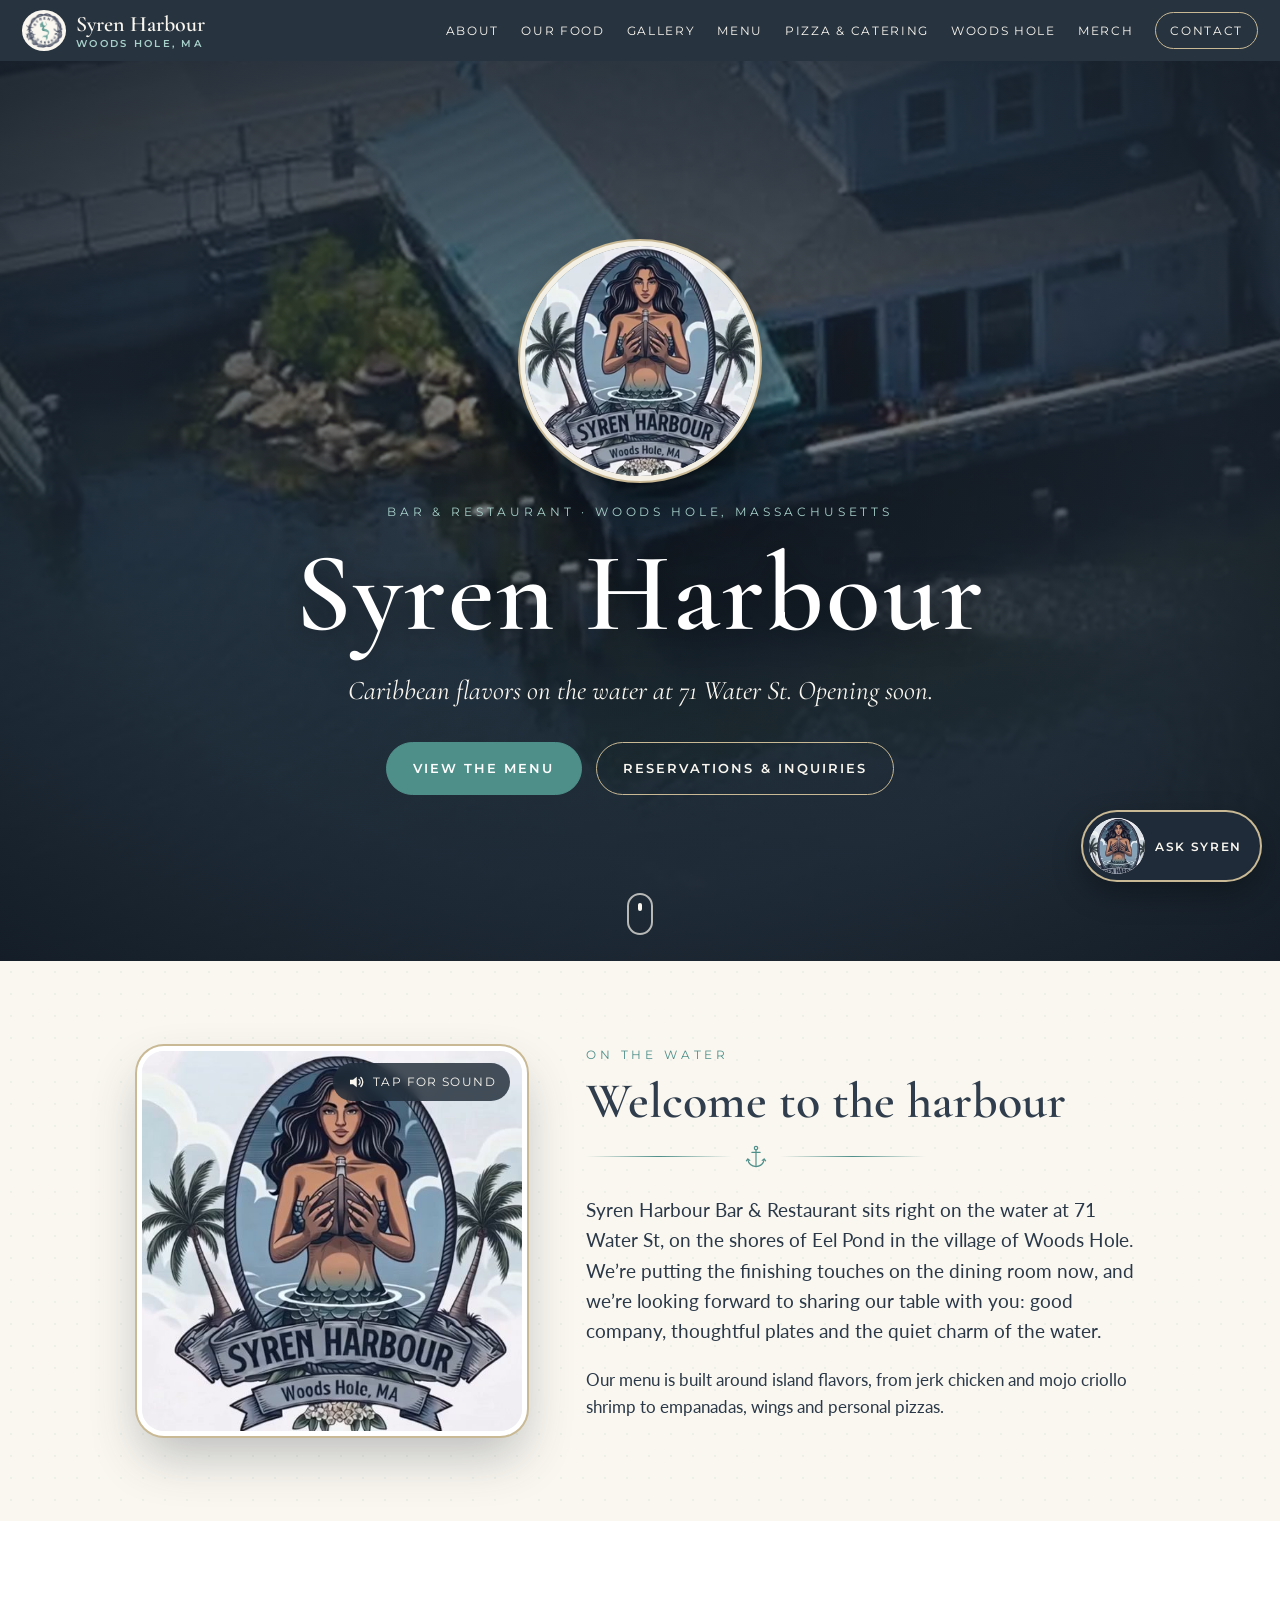
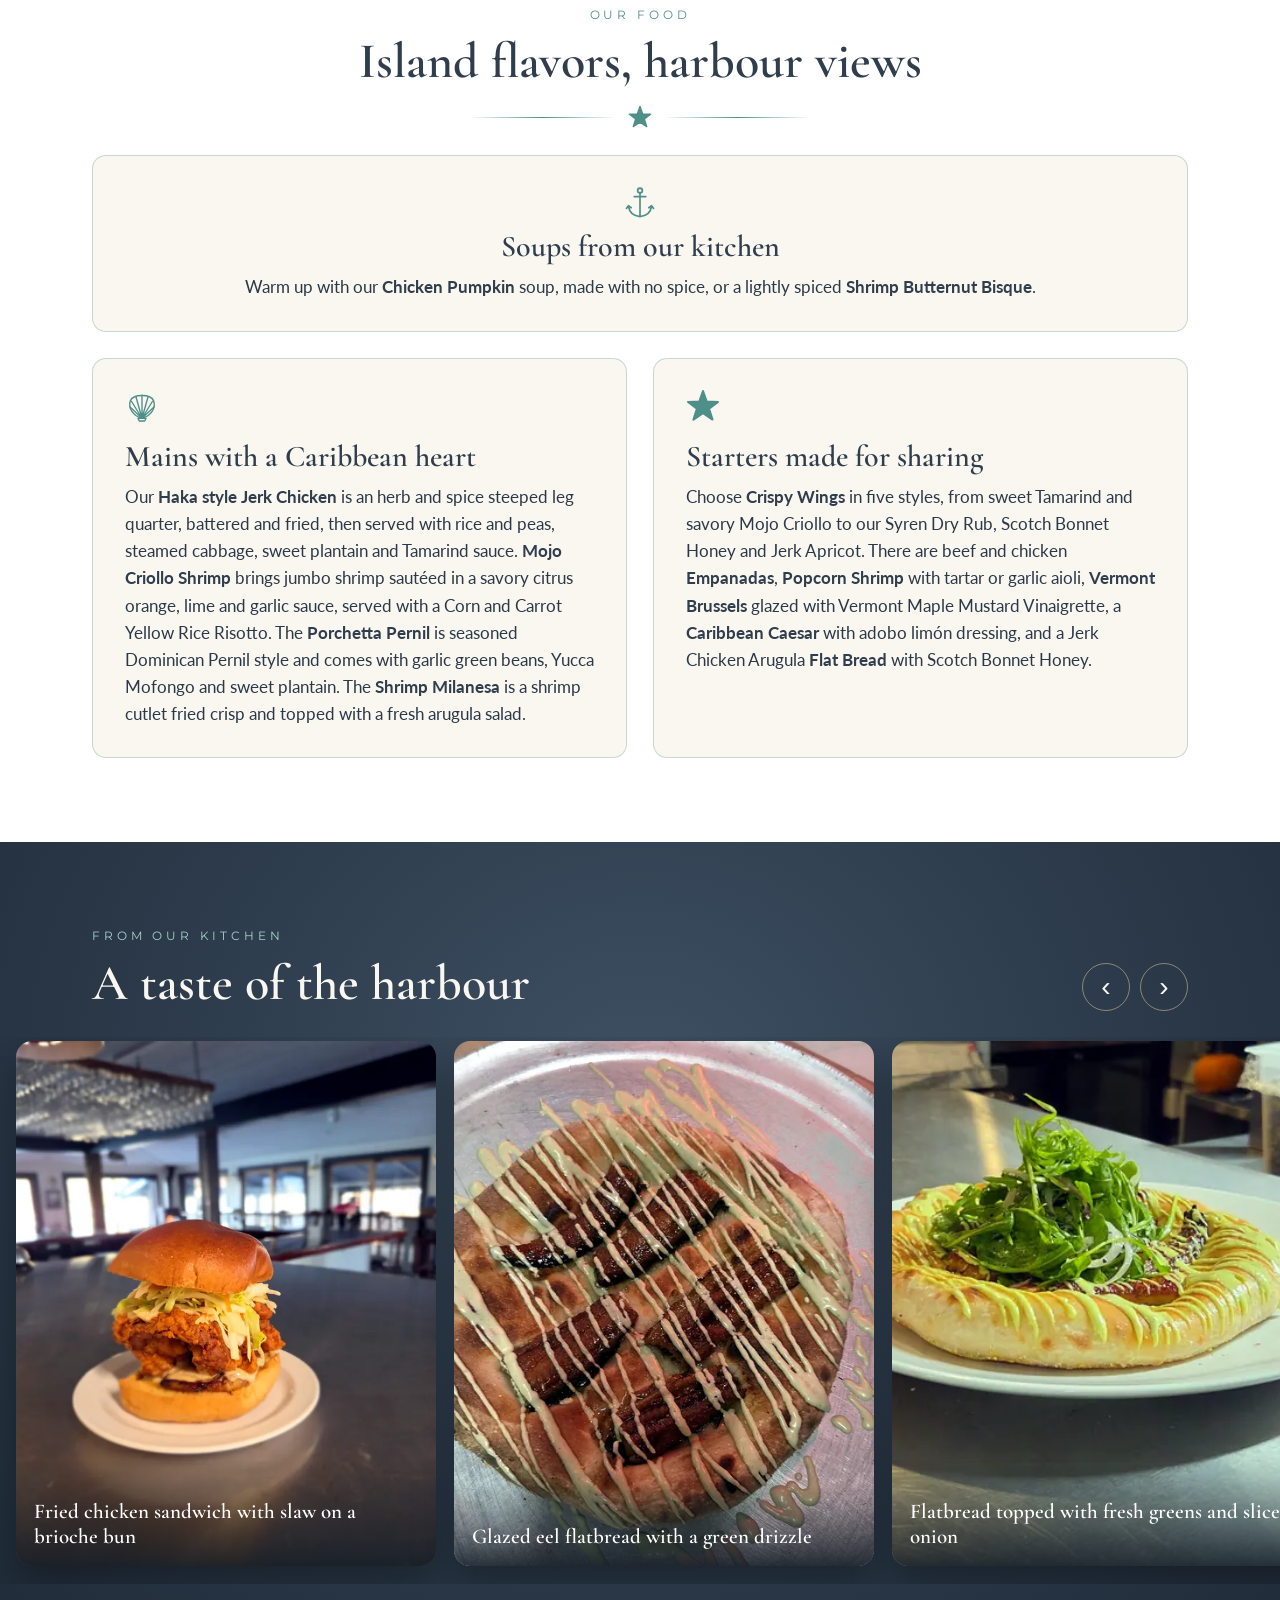
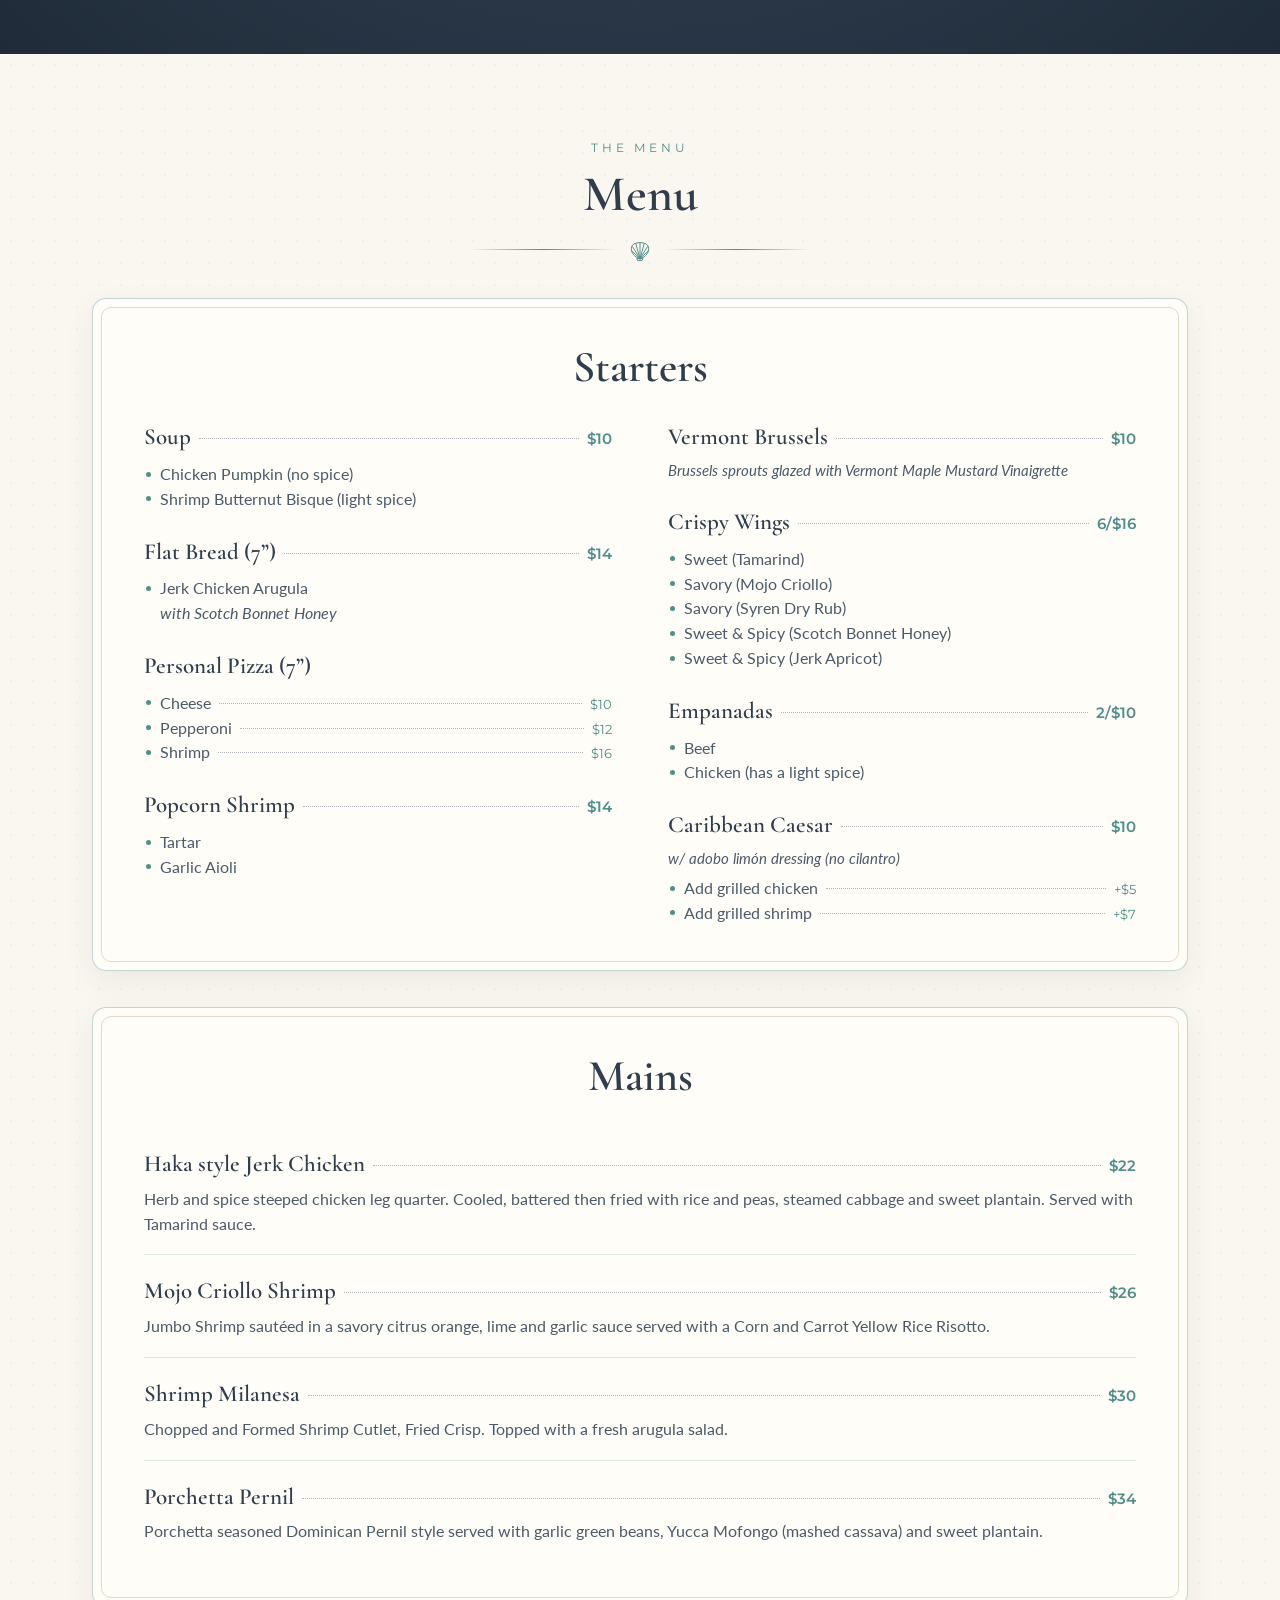
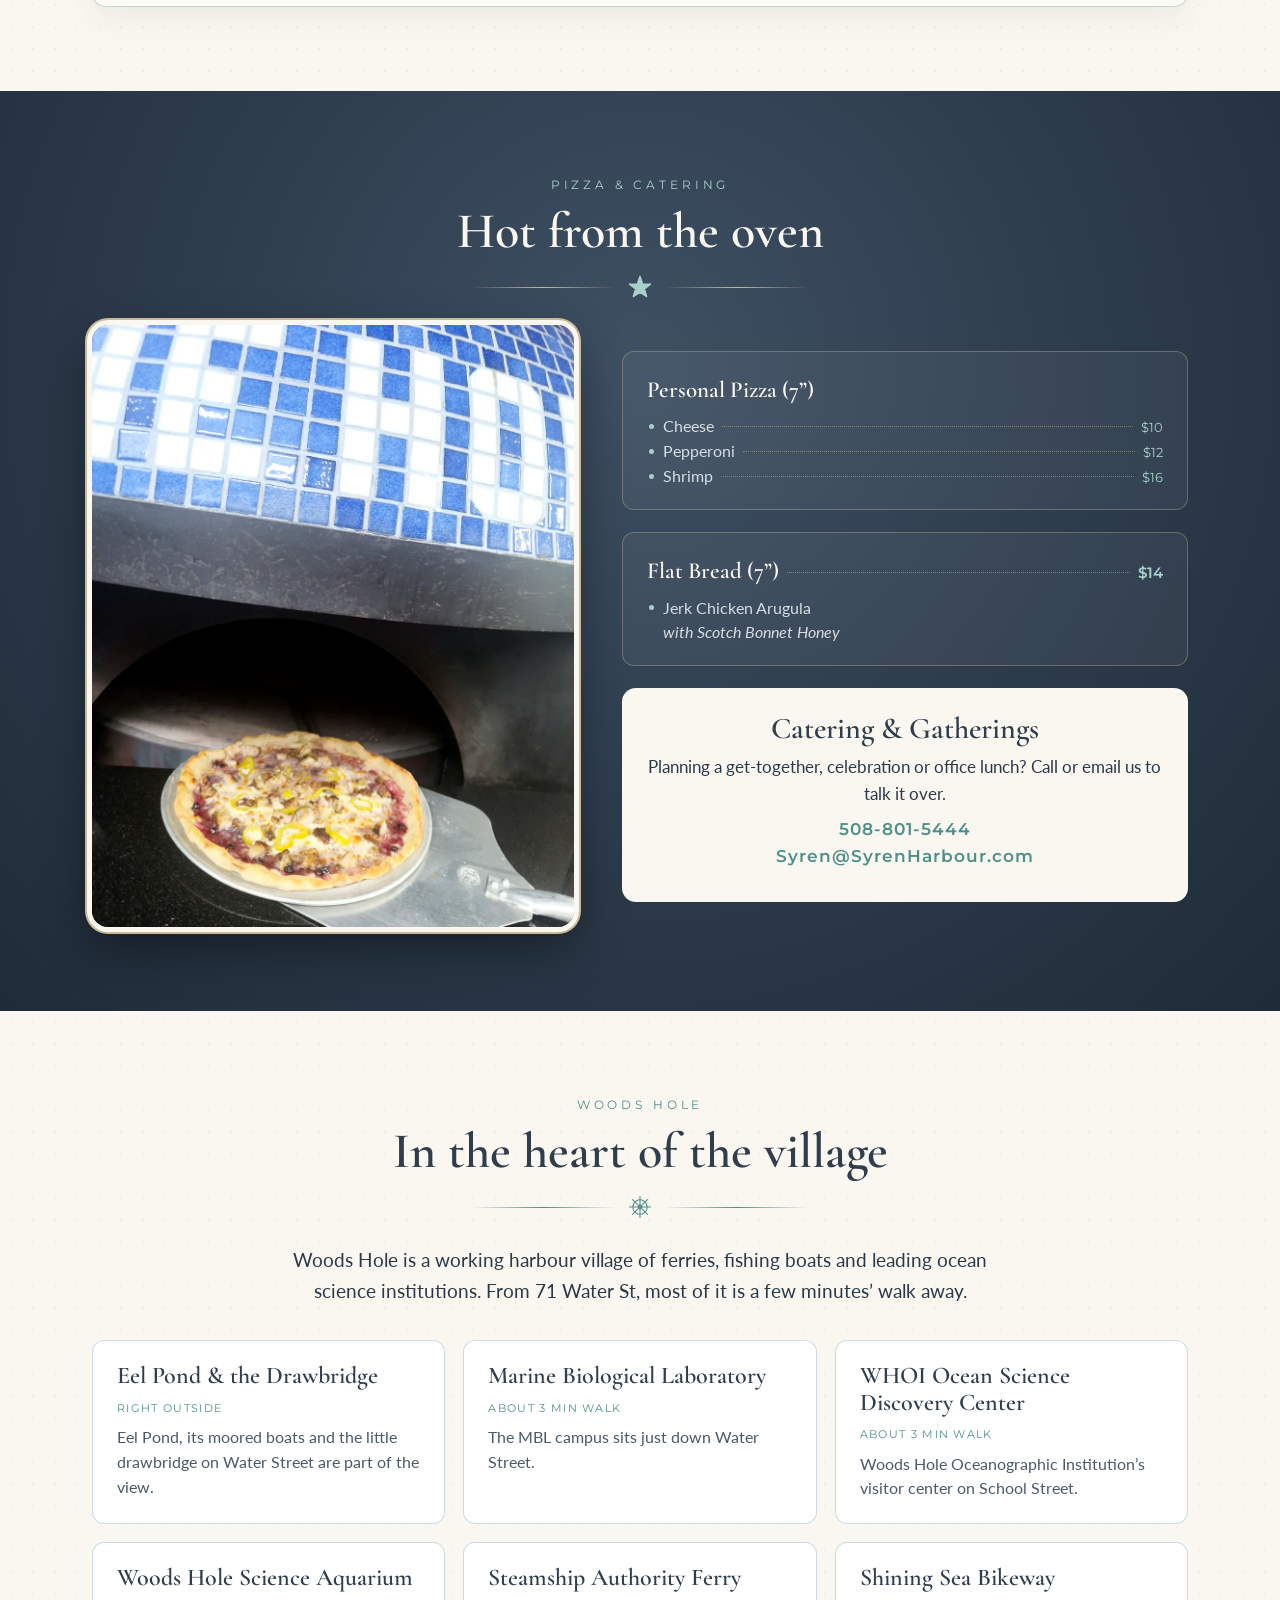
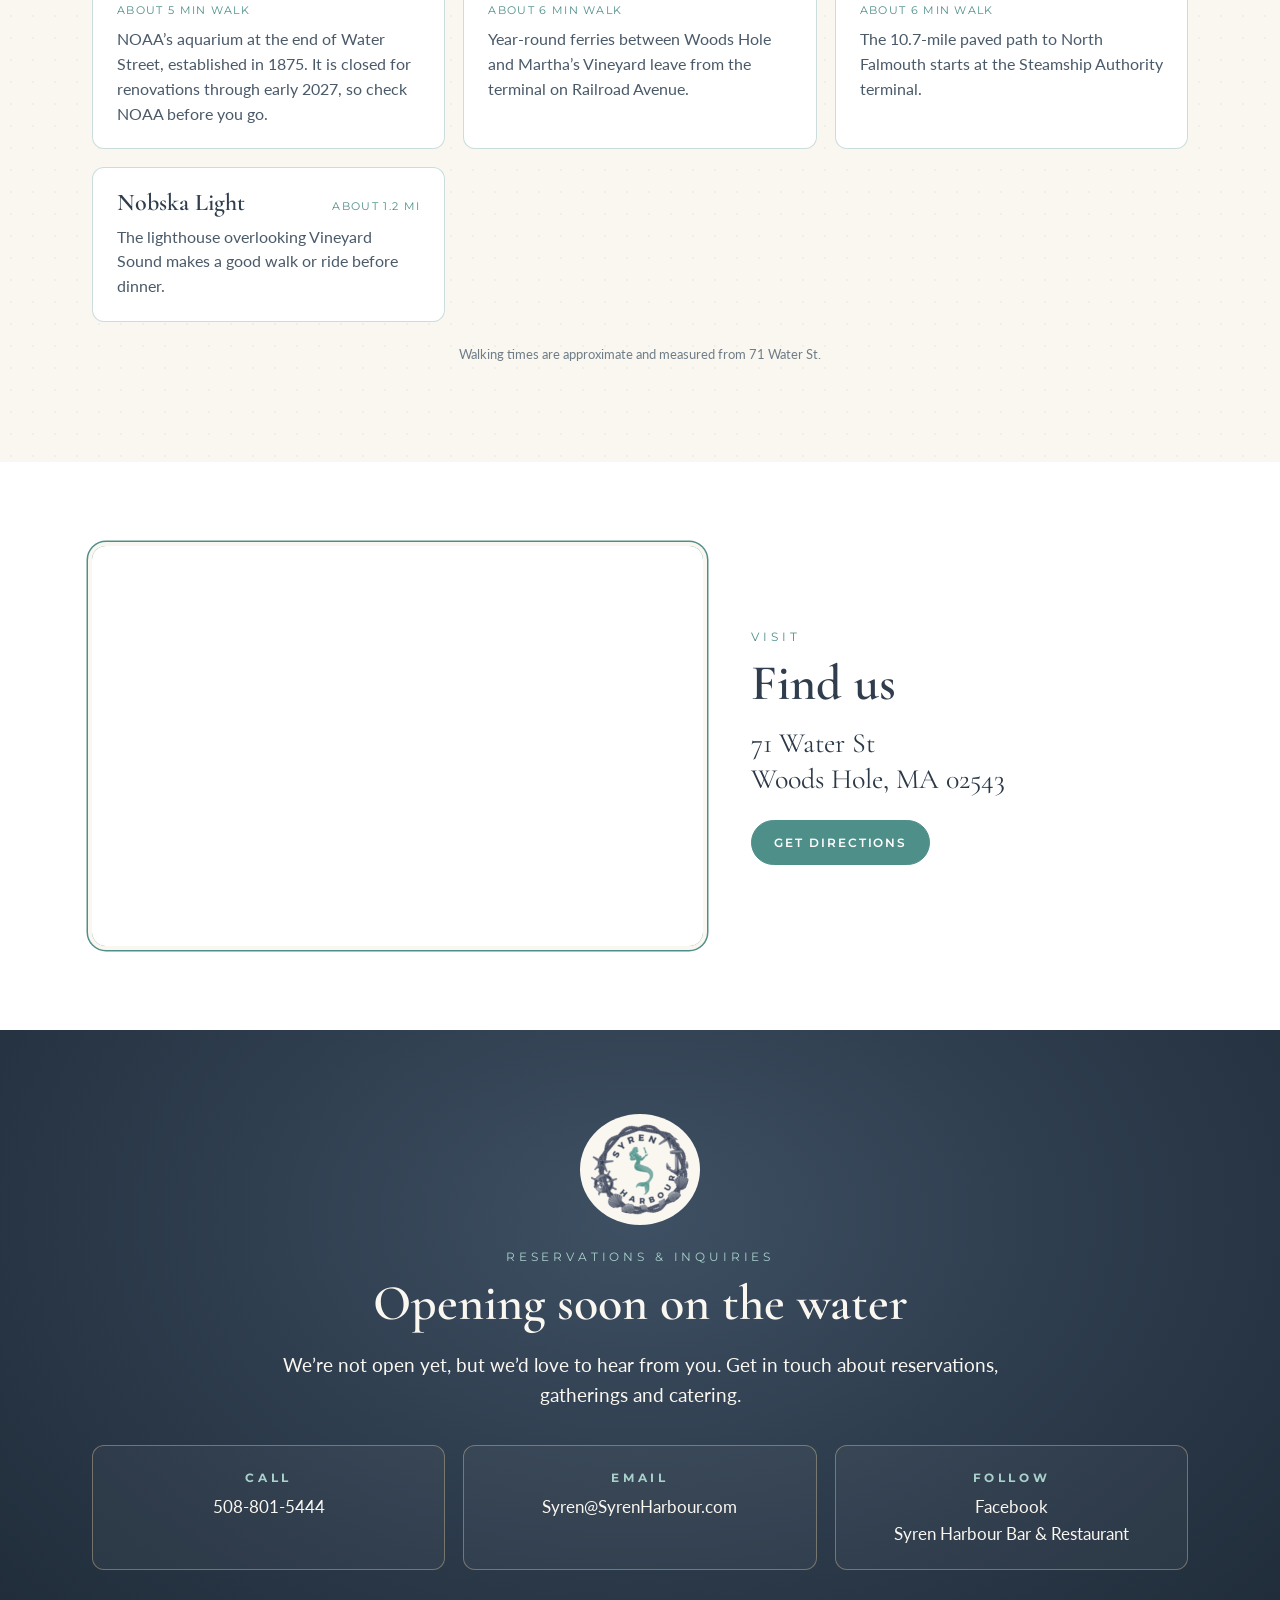
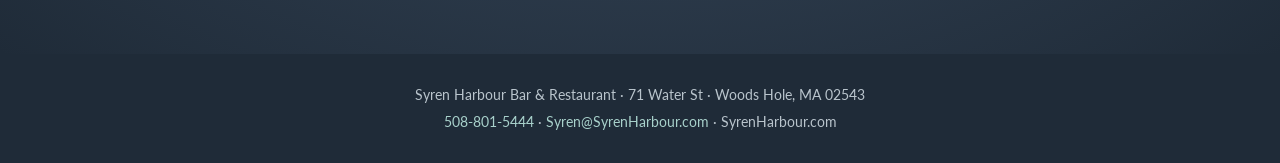
<file: index.html>
<!doctype html>
<html lang="en">
<head>
<meta charset="utf-8">
<meta name="viewport" content="width=device-width,initial-scale=1">
<title>Syren Harbour Bar &amp; Restaurant | Woods Hole, MA</title>
<meta name="description" content="Syren Harbour Bar &amp; Restaurant, coming soon to the water at 71 Water St, Woods Hole, Massachusetts. Island-inspired starters, mains and pizza. Reservations and inquiries: 508-801-5444.">
<link rel="canonical" href="https://healthandwellnessmaps.com/syrenharbour/">
<meta name="theme-color" content="#2a3848">
<meta property="og:type" content="restaurant">
<meta property="og:site_name" content="Syren Harbour Bar &amp; Restaurant">
<meta property="og:title" content="Syren Harbour Bar &amp; Restaurant | Woods Hole, MA">
<meta property="og:description" content="Syren Harbour Bar &amp; Restaurant, coming soon to the water at 71 Water St, Woods Hole, Massachusetts. Island-inspired starters, mains and pizza. Reservations and inquiries: 508-801-5444.">
<meta property="og:url" content="https://healthandwellnessmaps.com/syrenharbour/">
<meta property="og:image" content="https://healthandwellnessmaps.com/syrenharbour/og-image.jpg">
<meta property="og:image:width" content="1200"><meta property="og:image:height" content="630">
<meta name="twitter:card" content="summary_large_image">
<meta name="twitter:title" content="Syren Harbour Bar &amp; Restaurant">
<meta name="twitter:description" content="Syren Harbour Bar &amp; Restaurant, coming soon to the water at 71 Water St, Woods Hole, Massachusetts. Island-inspired starters, mains and pizza. Reservations and inquiries: 508-801-5444.">
<meta name="twitter:image" content="https://healthandwellnessmaps.com/syrenharbour/og-image.jpg">
<link rel="icon" href="favicon.ico" sizes="any">
<link rel="icon" type="image/png" sizes="32x32" href="favicon-32.png">
<link rel="apple-touch-icon" href="apple-touch-icon.png">
<link rel="preconnect" href="https://fonts.googleapis.com"><link rel="preconnect" href="https://fonts.gstatic.com" crossorigin>
<link href="https://fonts.googleapis.com/css2?family=Cormorant+Garamond:ital,wght@0,500;0,600;1,500&family=Lato:wght@400;700&family=Montserrat:wght@500;600&display=swap" rel="stylesheet">
<link rel="stylesheet" href="style.css">
<script>document.documentElement.classList.add('js')</script>
<script type="application/ld+json">
{"@context":"https://schema.org","@type":"Restaurant","name":"Syren Harbour Bar & Restaurant","url":"https://syrenharbour.com","telephone":"+1-508-801-5444","email":"Syren@SyrenHarbour.com","image":"https://healthandwellnessmaps.com/syrenharbour/og-image.jpg","logo":"https://healthandwellnessmaps.com/syrenharbour/img/logo.webp","servesCuisine":"Caribbean","menu":"https://healthandwellnessmaps.com/syrenharbour/#menu","acceptsReservations":true,
"address":{"@type":"PostalAddress","streetAddress":"71 Water St","addressLocality":"Woods Hole","addressRegion":"MA","postalCode":"02543","addressCountry":"US"},
"geo":{"@type":"GeoCoordinates","latitude":41.5244947,"longitude":-70.6703892}}
</script>
</head>
<body>
<header class="nav" id="top">
 <a class="brand" href="#top"><img src="img/logo-sm.webp" alt="" width="44" height="40"><span>Syren Harbour<small>Woods Hole, MA</small></span></a>
 <input type="checkbox" id="nt" aria-label="Open menu"><label for="nt" class="burger" aria-hidden="true"><i></i><i></i><i></i></label>
 <nav><a href="#about">About</a><a href="#food">Our Food</a><a href="#gallery">Gallery</a><a href="#menu">Menu</a><a href="#pizza">Pizza &amp; Catering</a><a href="#neighborhood">Woods Hole</a><a href="merch.html">Merch</a><a href="#contact" class="cta">Contact</a></nav>
</header>

<section class="hero cine" id="hero">
 <div class="hero-bg" aria-hidden="true"><picture><source srcset="img/harbour-sm.webp 700w, img/harbour.webp 1290w" sizes="100vw" type="image/webp"><img src="img/harbour.jpg" alt="" width="900" height="944"></picture></div>
 <div class="hero-shade" aria-hidden="true"></div>
 <div class="wrap hero-inner">
  <img class="hero-logo" src="img/logo-new-272.webp" srcset="img/logo-new-272.webp 272w, img/logo-new-544.webp 544w" sizes="(max-width:600px) 170px, 230px" alt="Syren Harbour logo: mermaid with palm trees, Woods Hole, MA" width="272" height="272">
  <p class="eyebrow light">Bar &amp; Restaurant &middot; Woods Hole, Massachusetts</p>
  <h1>Syren Harbour</h1>
  <p class="soon">Caribbean flavors on the water at 71 Water St. Opening soon.</p>
  <div class="btns"><a class="btn" href="#menu">View the Menu</a><a class="btn ghost" href="#contact">Reservations &amp; Inquiries</a></div>
 </div>
 <a class="scroll-cue" href="#about" aria-label="Scroll to About"><span></span></a>
</section>

<section id="about" class="cream pat">
 <div class="wrap about-grid">
  <figure class="feature">
   <video id="featVid" src="media/video2.mp4" poster="media/video2-poster.jpg" autoplay muted loop playsinline preload="metadata" width="544" height="544" aria-label="The Syren Harbour mermaid logo"></video>
   <button id="featSnd" class="snd" type="button" aria-pressed="false"><svg viewBox="0 0 24 24" aria-hidden="true"><path d="M4 9v6h4l5 4V5L8 9H4z" fill="currentColor"/><path d="M16 8.5a5 5 0 0 1 0 7M18.5 6a8.5 8.5 0 0 1 0 12" fill="none" stroke="currentColor" stroke-width="1.8" stroke-linecap="round"/></svg><span>Tap for sound</span></button>
  </figure>
  <div class="about-txt">
  <p class="eyebrow">On the Water</p>
  <h2>Welcome to the harbour</h2>
  <div class="divider"><span></span><svg viewBox="0 0 100 100"><use href="#anchor"/></svg><span></span></div>
  <p class="lead">Syren Harbour Bar &amp; Restaurant sits right on the water at 71 Water St, on the shores of Eel Pond in the village of Woods Hole. We&rsquo;re putting the finishing touches on the dining room now, and we&rsquo;re looking forward to sharing our table with you: good company, thoughtful plates and the quiet charm of the water.</p>
  <p>Our menu is built around island flavors, from jerk chicken and mojo criollo shrimp to empanadas, wings and personal pizzas.</p>
 </div>
 </div>
</section>

<section id="food" class="food">
 <div class="wrap">
  <div class="center"><p class="eyebrow">Our Food</p><h2>Island flavors, harbour views</h2>
  <div class="divider"><span></span><svg viewBox="0 0 100 100"><use href="#star"/></svg><span></span></div></div>
  <div class="food-grid">
   <article class="txt soups"><svg viewBox="0 0 100 100"><use href="#anchor"/></svg><div>
    <h3>Soups from our kitchen</h3>
    <p>Warm up with our <b>Chicken Pumpkin</b> soup, made with no spice, or a lightly spiced <b>Shrimp Butternut Bisque</b>.</p></div></article>
   <article class="txt"><svg viewBox="0 0 100 100"><use href="#shell"/></svg><div>
    <h3>Mains with a Caribbean heart</h3>
    <p>Our <b>Haka style Jerk Chicken</b> is an herb and spice steeped leg quarter, battered and fried, then served with rice and peas, steamed cabbage, sweet plantain and Tamarind sauce. <b>Mojo Criollo Shrimp</b> brings jumbo shrimp saut&eacute;ed in a savory citrus orange, lime and garlic sauce, served with a Corn and Carrot Yellow Rice Risotto. The <b>Porchetta Pernil</b> is seasoned Dominican Pernil style and comes with garlic green beans, Yucca Mofongo and sweet plantain. The <b>Shrimp Milanesa</b> is a shrimp cutlet fried crisp and topped with a fresh arugula salad.</p></div></article>
   <article class="txt"><svg viewBox="0 0 100 100"><use href="#star"/></svg><div>
    <h3>Starters made for sharing</h3>
    <p>Choose <b>Crispy Wings</b> in five styles, from sweet Tamarind and savory Mojo Criollo to our Syren Dry Rub, Scotch Bonnet Honey and Jerk Apricot. There are beef and chicken <b>Empanadas</b>, <b>Popcorn Shrimp</b> with tartar or garlic aioli, <b>Vermont Brussels</b> glazed with Vermont Maple Mustard Vinaigrette, a <b>Caribbean Caesar</b> with adobo lim&oacute;n dressing, and a Jerk Chicken Arugula <b>Flat Bread</b> with Scotch Bonnet Honey.</p></div></article>
  </div>
 </div>
</section>

<section id="gallery" class="gallery dark">
 <div class="wrap">
  <div class="gal-head"><div><p class="eyebrow light">From Our Kitchen</p><h2>A taste of the harbour</h2></div>
  <div class="car-btns"><button class="car-prev" type="button" aria-label="Previous photo">&#8249;</button><button class="car-next" type="button" aria-label="Next photo">&#8250;</button></div></div>
 </div>
 <div class="slides" tabindex="0" aria-label="Food photo gallery"><figure class="slide"><img src="img/chicken-sandwich-1000.webp" srcset="img/chicken-sandwich-1600.webp 1600w, img/chicken-sandwich-1000.webp 1000w, img/chicken-sandwich-600.webp 600w" sizes="(max-width:700px) 82vw, 420px" alt="Fried chicken sandwich with slaw on a brioche bun" width="1600" height="1963" loading="lazy"><figcaption>Fried chicken sandwich with slaw on a brioche bun</figcaption></figure><figure class="slide"><img src="img/eel-flatbread-1000.webp" srcset="img/eel-flatbread-1600.webp 1600w, img/eel-flatbread-1000.webp 1000w, img/eel-flatbread-600.webp 600w" sizes="(max-width:700px) 82vw, 420px" alt="Glazed eel flatbread with a green drizzle" width="1600" height="1600" loading="lazy"><figcaption>Glazed eel flatbread with a green drizzle</figcaption></figure><figure class="slide"><img src="img/greens-flatbread-1000.webp" srcset="img/greens-flatbread-1600.webp 1600w, img/greens-flatbread-1000.webp 1000w, img/greens-flatbread-600.webp 600w" sizes="(max-width:700px) 82vw, 420px" alt="Flatbread topped with fresh greens and sliced onion" width="1600" height="1200" loading="lazy"><figcaption>Flatbread topped with fresh greens and sliced onion</figcaption></figure><figure class="slide"><img src="img/pizza-oven-1000.webp" srcset="img/pizza-oven-1000.webp 1000w, img/pizza-oven-600.webp 600w" sizes="(max-width:700px) 82vw, 420px" alt="A pizza coming out of the oven" width="1000" height="1250" loading="lazy"><figcaption>A pizza coming out of the oven</figcaption></figure><figure class="slide"><img src="img/harbour-sm.webp" srcset="img/harbour-sm.webp 700w, img/harbour.webp 1290w" sizes="(max-width:700px) 82vw, 420px" alt="Syren Harbour on the water at 71 Water St" width="1290" height="1353" loading="lazy"><figcaption>On the water at 71 Water St</figcaption></figure></div>
</section>

<section id="menu" class="cream pat menu">
 <div class="wrap">
  <div class="center"><p class="eyebrow">The Menu</p><h2>Menu</h2>
  <div class="divider"><span></span><svg viewBox="0 0 100 100"><use href="#shell"/></svg><span></span></div></div>

  <div class="card">
   <h3 class="mh">Starters</h3>
   <div class="cols2 starters"><div class="item"><div class="line"><span class="nm">Soup</span><span class="dots"></span><span class="pr">$10</span></div><ul><li><span>Chicken Pumpkin (no spice)</span></li><li><span>Shrimp Butternut Bisque (light spice)</span></li></ul></div><div class="item"><div class="line"><span class="nm">Flat Bread (7&rdquo;)</span><span class="dots"></span><span class="pr">$14</span></div><ul><li><span>Jerk Chicken Arugula</span></li><li class="nob"><span>with Scotch Bonnet Honey</span></li></ul></div><div class="item"><div class="line"><span class="nm">Personal Pizza (7&rdquo;)</span></div><ul><li><span>Cheese</span><span class="dots"></span><span class="op">$10</span></li><li><span>Pepperoni</span><span class="dots"></span><span class="op">$12</span></li><li><span>Shrimp</span><span class="dots"></span><span class="op">$16</span></li></ul></div><div class="item"><div class="line"><span class="nm">Popcorn Shrimp</span><span class="dots"></span><span class="pr">$14</span></div><ul><li><span>Tartar</span></li><li><span>Garlic Aioli</span></li></ul></div><div class="item"><div class="line"><span class="nm">Vermont Brussels</span><span class="dots"></span><span class="pr">$10</span></div><p class="snote">Brussels sprouts glazed with Vermont Maple Mustard Vinaigrette</p></div><div class="item"><div class="line"><span class="nm">Crispy Wings</span><span class="dots"></span><span class="pr">6/$16</span></div><ul><li><span>Sweet (Tamarind)</span></li><li><span>Savory (Mojo Criollo)</span></li><li><span>Savory (Syren Dry Rub)</span></li><li><span>Sweet &amp; Spicy (Scotch Bonnet Honey)</span></li><li><span>Sweet &amp; Spicy (Jerk Apricot)</span></li></ul></div><div class="item"><div class="line"><span class="nm">Empanadas</span><span class="dots"></span><span class="pr">2/$10</span></div><ul><li><span>Beef</span></li><li><span>Chicken (has a light spice)</span></li></ul></div><div class="item"><div class="line"><span class="nm">Caribbean Caesar</span><span class="dots"></span><span class="pr">$10</span></div><p class="snote">w/ adobo lim&oacute;n dressing (no cilantro)</p><ul><li><span>Add grilled chicken</span><span class="dots"></span><span class="op">+$5</span></li><li><span>Add grilled shrimp</span><span class="dots"></span><span class="op">+$7</span></li></ul></div></div>
  </div>

  <div class="card">
   <h3 class="mh">Mains</h3>
   <div class="mains"><div class="item main"><div class="line"><span class="nm">Haka style Jerk Chicken</span><span class="dots"></span><span class="pr">$22</span></div><p class="desc">Herb and spice steeped chicken leg quarter. Cooled, battered then fried with rice and peas, steamed cabbage and sweet plantain. Served with Tamarind sauce.</p></div><div class="item main"><div class="line"><span class="nm">Mojo Criollo Shrimp</span><span class="dots"></span><span class="pr">$26</span></div><p class="desc">Jumbo Shrimp saut&eacute;ed in a savory citrus orange, lime and garlic sauce served with a Corn and Carrot Yellow Rice Risotto.</p></div><div class="item main"><div class="line"><span class="nm">Shrimp Milanesa</span><span class="dots"></span><span class="pr">$30</span></div><p class="desc">Chopped and Formed Shrimp Cutlet, Fried Crisp. Topped with a fresh arugula salad.</p></div><div class="item main"><div class="line"><span class="nm">Porchetta Pernil</span><span class="dots"></span><span class="pr">$34</span></div><p class="desc">Porchetta seasoned Dominican Pernil style served with garlic green beans, Yucca Mofongo (mashed cassava) and sweet plantain.</p></div></div>
  </div>
 </div>
</section>

<section id="pizza" class="dark pizza">
 <div class="wrap">
  <div class="center"><p class="eyebrow light">Pizza &amp; Catering</p><h2>Hot from the oven</h2>
  <div class="divider light"><span></span><svg viewBox="0 0 100 100"><use href="#star"/></svg><span></span></div></div>
  <div class="pizza-grid">
   <figure class="pzphoto"><img src="img/pizza-oven.webp" alt="A pizza coming out of the oven at Syren Harbour" width="1000" height="1250" loading="lazy"></figure>
   <div>
    <div class="pz"><div class="item"><div class="line"><span class="nm">Personal Pizza (7&rdquo;)</span></div><ul><li><span>Cheese</span><span class="dots"></span><span class="op">$10</span></li><li><span>Pepperoni</span><span class="dots"></span><span class="op">$12</span></li><li><span>Shrimp</span><span class="dots"></span><span class="op">$16</span></li></ul></div><div class="item"><div class="line"><span class="nm">Flat Bread (7&rdquo;)</span><span class="dots"></span><span class="pr">$14</span></div><ul><li><span>Jerk Chicken Arugula</span></li><li class="nob"><span>with Scotch Bonnet Honey</span></li></ul></div></div>
    <div class="cater">
     <h3>Catering &amp; Gatherings</h3>
     <p>Planning a get-together, celebration or office lunch? Call or email us to talk it over.</p>
     <p class="ct"><a href="tel:+15088015444">508-801-5444</a><br><a href="mailto:Syren@SyrenHarbour.com?subject=Catering%20inquiry">Syren@SyrenHarbour.com</a></p>
    </div>
   </div>
  </div>
 </div>
</section>

<section id="neighborhood" class="cream pat">
 <div class="wrap">
  <div class="center"><p class="eyebrow">Woods Hole</p><h2>In the heart of the village</h2>
  <div class="divider"><span></span><svg viewBox="0 0 100 100"><use href="#wheel"/></svg><span></span></div>
  <p class="lead narrow">Woods Hole is a working harbour village of ferries, fishing boats and leading ocean science institutions. From 71 Water St, most of it is a few minutes&rsquo; walk away.</p></div>
  <ul class="near"><li><div><h3>Eel Pond &amp; the Drawbridge</h3><span class="dist">Right outside</span></div><p>Eel Pond, its moored boats and the little drawbridge on Water Street are part of the view.</p></li><li><div><h3>Marine Biological Laboratory</h3><span class="dist">About 3 min walk</span></div><p>The MBL campus sits just down Water Street.</p></li><li><div><h3>WHOI Ocean Science Discovery Center</h3><span class="dist">About 3 min walk</span></div><p>Woods Hole Oceanographic Institution&rsquo;s visitor center on School Street.</p></li><li><div><h3>Woods Hole Science Aquarium</h3><span class="dist">About 5 min walk</span></div><p>NOAA&rsquo;s aquarium at the end of Water Street, established in 1875. It is closed for renovations through early 2027, so check NOAA before you go.</p></li><li><div><h3>Steamship Authority Ferry</h3><span class="dist">About 6 min walk</span></div><p>Year-round ferries between Woods Hole and Martha&rsquo;s Vineyard leave from the terminal on Railroad Avenue.</p></li><li><div><h3>Shining Sea Bikeway</h3><span class="dist">About 6 min walk</span></div><p>The 10.7-mile paved path to North Falmouth starts at the Steamship Authority terminal.</p></li><li><div><h3>Nobska Light</h3><span class="dist">About 1.2 mi</span></div><p>The lighthouse overlooking Vineyard Sound makes a good walk or ride before dinner.</p></li></ul>
  <p class="fine center">Walking times are approximate and measured from 71 Water St.</p>
 </div>
</section>

<section id="visit" class="visit">
 <div class="wrap visit-grid">
  <div class="map"><iframe title="Map of 71 Water St, Woods Hole, MA" src="https://maps.google.com/maps?q=71+Water+St,+Woods+Hole,+MA+02543&z=16&output=embed" loading="lazy" referrerpolicy="no-referrer-when-downgrade"></iframe></div>
  <div>
   <p class="eyebrow">Visit</p><h2>Find us</h2>
   <p class="addr">71 Water St<br>Woods Hole, MA 02543</p>
   <a class="btn small" href="https://www.google.com/maps/dir/?api=1&destination=71+Water+St,+Woods+Hole,+MA+02543" target="_blank" rel="noopener">Get Directions</a>
  </div>
 </div>
</section>

<section id="contact" class="dark contact">
 <div class="wrap center">
  <img class="cmedal" src="img/logo.webp" alt="" width="160" height="146" loading="lazy">
  <p class="eyebrow light">Reservations &amp; Inquiries</p>
  <h2>Opening soon on the water</h2>
  <p class="lead narrow">We&rsquo;re not open yet, but we&rsquo;d love to hear from you. Get in touch about reservations, gatherings and catering.</p>
  <div class="cgrid">
   <a href="tel:+15088015444"><h4>Call</h4><span>508-801-5444</span></a>
   <a href="mailto:Syren@SyrenHarbour.com"><h4>Email</h4><span>Syren@SyrenHarbour.com</span></a>
   <div><h4>Follow</h4><span>Facebook<br>Syren Harbour Bar &amp; Restaurant</span></div>
  </div>
 </div>
</section>

<footer class="foot">
 <p>Syren Harbour Bar &amp; Restaurant &middot; 71 Water St &middot; Woods Hole, MA 02543</p>
 <p><a href="tel:+15088015444">508-801-5444</a> &middot; <a href="mailto:Syren@SyrenHarbour.com">Syren@SyrenHarbour.com</a> &middot; SyrenHarbour.com</p>
</footer>

<svg width="0" height="0" style="position:absolute" aria-hidden="true"><defs>
<symbol id="anchor" viewBox="0 0 100 100"><g fill="none" stroke="currentColor" stroke-width="5" stroke-linecap="round" stroke-linejoin="round"><circle cx="50" cy="13" r="7"/><path d="M50 20V89"/><path d="M33 31H67"/><path d="M16 60Q20 87 50 90Q80 87 84 60"/><path d="M10 66L16 58L24 64"/><path d="M90 66L84 58L76 64"/></g></symbol>
<symbol id="star" viewBox="0 0 100 100"><path fill="currentColor" stroke="currentColor" stroke-width="6" stroke-linejoin="round" d="M50 6 L61 37 L94 38 L68 58 L78 90 L50 71 L22 90 L32 58 L6 38 L39 37 Z"/></symbol>
<symbol id="shell" viewBox="0 0 100 100"><g fill="none" stroke="currentColor" stroke-width="4" stroke-linecap="round" stroke-linejoin="round"><path d="M50 86C24 80 8 56 16 34C24 14 76 14 84 34C92 56 76 80 50 86Z"/><path d="M50 86L50 18M50 86L32 22M50 86L68 22M50 86L19 36M50 86L81 36M50 86L14 52M50 86L86 52"/><path d="M38 86H62L58 94H42Z"/></g></symbol>
<symbol id="wheel" viewBox="0 0 100 100"><g fill="none" stroke="currentColor" stroke-width="4.5" stroke-linecap="round"><circle cx="50" cy="50" r="30"/><circle cx="50" cy="50" r="8"/><path d="M50 6V94M6 50H94M19 19L81 81M81 19L19 81"/></g></symbol>
</defs></svg>
<script src="js/site.js" defer></script>
<script src="js/chat.js" defer></script>
</body>
</html>
</file>
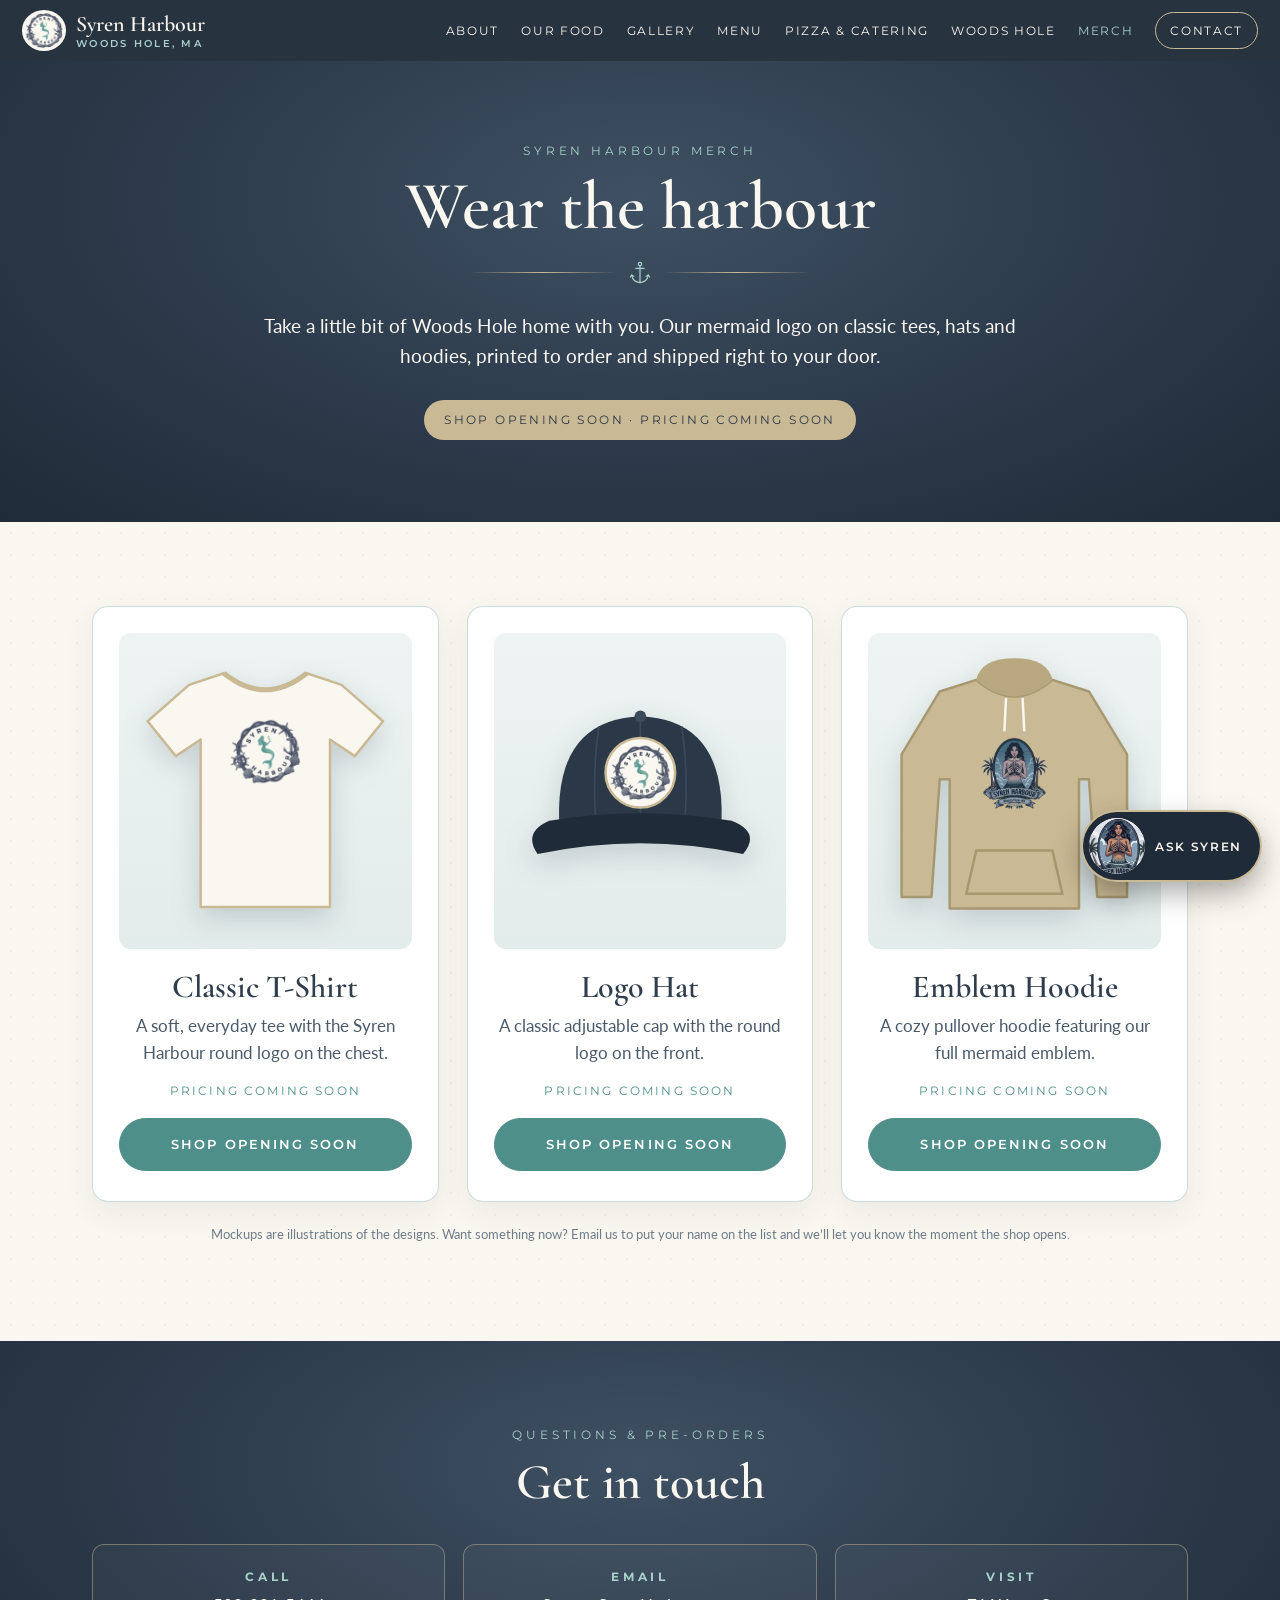
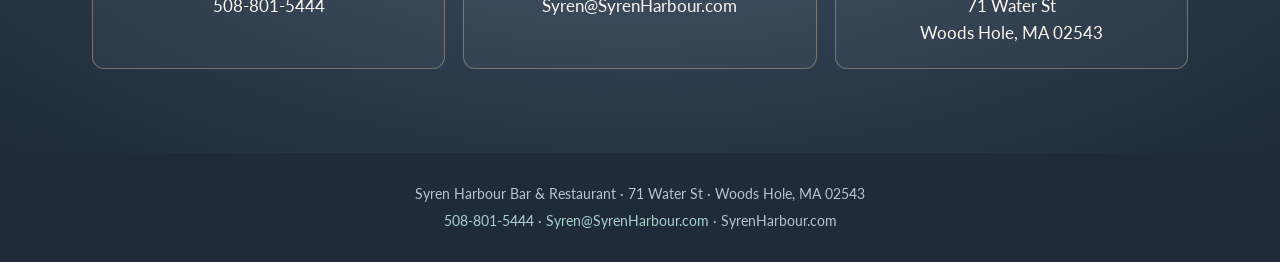
<file: merch.html>
<!doctype html>
<html lang="en">
<head>
<meta charset="utf-8">
<meta name="viewport" content="width=device-width,initial-scale=1">
<title>Merch | Syren Harbour Bar &amp; Restaurant, Woods Hole, MA</title>
<meta name="description" content="Syren Harbour Bar &amp; Restaurant merch: t-shirts, hats and hoodies with our Woods Hole mermaid logo. Shop opening soon.">
<link rel="canonical" href="https://healthandwellnessmaps.com/syrenharbour/merch.html">
<meta name="theme-color" content="#2a3848">
<meta property="og:type" content="website">
<meta property="og:site_name" content="Syren Harbour Bar &amp; Restaurant">
<meta property="og:title" content="Syren Harbour Merch">
<meta property="og:description" content="T-shirts, hats and hoodies with the Syren Harbour logo. Shop opening soon.">
<meta property="og:url" content="https://healthandwellnessmaps.com/syrenharbour/merch.html">
<meta property="og:image" content="https://healthandwellnessmaps.com/syrenharbour/og-image.jpg">
<meta name="twitter:card" content="summary_large_image">
<link rel="icon" href="favicon.ico" sizes="any">
<link rel="icon" type="image/png" sizes="32x32" href="favicon-32.png">
<link rel="apple-touch-icon" href="apple-touch-icon.png">
<link rel="preconnect" href="https://fonts.googleapis.com"><link rel="preconnect" href="https://fonts.gstatic.com" crossorigin>
<link href="https://fonts.googleapis.com/css2?family=Cormorant+Garamond:ital,wght@0,500;0,600;1,500&family=Lato:wght@400;700&family=Montserrat:wght@500;600&display=swap" rel="stylesheet">
<link rel="stylesheet" href="style.css">
<script>document.documentElement.classList.add('js')</script>
</head>
<body>
<header class="nav" id="top">
 <a class="brand" href="index.html"><img src="img/logo-sm.webp" alt="" width="44" height="40"><span>Syren Harbour<small>Woods Hole, MA</small></span></a>
 <input type="checkbox" id="nt" aria-label="Open menu"><label for="nt" class="burger" aria-hidden="true"><i></i><i></i><i></i></label>
 <nav><a href="index.html#about">About</a><a href="index.html#food">Our Food</a><a href="index.html#gallery">Gallery</a><a href="index.html#menu">Menu</a><a href="index.html#pizza">Pizza &amp; Catering</a><a href="index.html#neighborhood">Woods Hole</a><a href="merch.html" class="current" aria-current="page">Merch</a><a href="index.html#contact" class="cta">Contact</a></nav>
</header>

<section class="dark merch-hero">
 <div class="wrap center">
  <p class="eyebrow light">Syren Harbour Merch</p>
  <h1>Wear the harbour</h1>
  <div class="divider light"><span></span><svg viewBox="0 0 100 100"><use href="#anchor"/></svg><span></span></div>
  <p class="lead narrow">Take a little bit of Woods Hole home with you. Our mermaid logo on classic tees, hats and hoodies, printed to order and shipped right to your door.</p>
  <p class="soonpill">Shop opening soon &middot; Pricing coming soon</p>
 </div>
</section>

<section class="cream pat">
 <div class="wrap">
  <div class="products">

   <article class="product">
    <div class="mock">
     <svg viewBox="0 0 300 320" role="img" aria-label="T-shirt with the Syren Harbour round logo">
      <path d="M100 22 L58 36 L8 80 L42 122 L72 102 L72 304 L228 304 L228 102 L258 122 L292 80 L242 36 L200 22 Q150 62 100 22 Z" fill="#faf7f0" stroke="#c9b994" stroke-width="3" stroke-linejoin="round"/>
      <path d="M100 22 Q150 62 200 22" fill="none" stroke="#c9b994" stroke-width="6"/>
      <image href="img/logo.webp" x="108" y="78" width="84" height="77"/>
     </svg>
    </div>
    <h2>Classic T-Shirt</h2>
    <p>A soft, everyday tee with the Syren Harbour round logo on the chest.</p>
    <p class="price">Pricing coming soon</p>
    <a class="btn order" data-item="T-Shirt" href="mailto:Syren@SyrenHarbour.com?subject=Merch%20interest%3A%20T-Shirt">Shop opening soon</a>
   </article>

   <article class="product">
    <div class="mock">
     <svg viewBox="0 0 300 320" role="img" aria-label="Navy cap with a Syren Harbour logo patch">
      <path d="M52 200 Q48 78 150 74 Q252 78 248 200 Z" fill="#2a3848"/>
      <path d="M150 74 L150 200 M100 86 Q92 140 96 200 M200 86 Q208 140 204 200" stroke="#3c4b5c" stroke-width="2" fill="none"/>
      <circle cx="150" cy="74" r="7" fill="#3c4b5c"/>
      <path d="M40 200 Q150 182 260 200 Q296 214 274 240 Q150 214 26 240 Q8 214 40 200 Z" fill="#1f2b38"/>
      <circle cx="150" cy="142" r="42" fill="#faf7f0" stroke="#c9b994" stroke-width="3"/>
      <image href="img/logo.webp" x="114" y="109" width="72" height="66"/>
     </svg>
    </div>
    <h2>Logo Hat</h2>
    <p>A classic adjustable cap with the round logo on the front.</p>
    <p class="price">Pricing coming soon</p>
    <a class="btn order" data-item="Hat" href="mailto:Syren@SyrenHarbour.com?subject=Merch%20interest%3A%20Hat">Shop opening soon</a>
   </article>

   <article class="product">
    <div class="mock">
     <svg viewBox="0 0 300 320" role="img" aria-label="Hoodie with the Syren Harbour mermaid emblem">
      <path d="M104 30 L60 44 L14 120 L14 292 L50 292 L60 150 L72 150 L72 306 L228 306 L228 150 L240 150 L250 292 L286 292 L286 120 L240 44 L196 30 Q150 70 104 30 Z" fill="#c9b994" stroke="#a8986f" stroke-width="3" stroke-linejoin="round"/>
      <path d="M104 30 Q110 4 150 4 Q190 4 196 30 Q150 70 104 30 Z" fill="#b8a77f"/>
      <path d="M140 52 L138 92 M160 52 L162 92" stroke="#faf7f0" stroke-width="3"/>
      <path d="M104 236 L196 236 L208 288 L92 288 Z" fill="none" stroke="#a8986f" stroke-width="3"/>
      <image href="img/emblem.webp" x="110" y="100" width="80" height="86"/>
     </svg>
    </div>
    <h2>Emblem Hoodie</h2>
    <p>A cozy pullover hoodie featuring our full mermaid emblem.</p>
    <p class="price">Pricing coming soon</p>
    <a class="btn order" data-item="Hoodie" href="mailto:Syren@SyrenHarbour.com?subject=Merch%20interest%3A%20Hoodie">Shop opening soon</a>
   </article>

  </div>
  <p class="fine center">Mockups are illustrations of the designs. Want something now? Email us to put your name on the list and we&rsquo;ll let you know the moment the shop opens.</p>
 </div>
</section>

<section class="dark contact">
 <div class="wrap center">
  <p class="eyebrow light">Questions &amp; Pre-orders</p>
  <h2>Get in touch</h2>
  <div class="cgrid">
   <a href="tel:+15088015444"><h4>Call</h4><span>508-801-5444</span></a>
   <a href="mailto:Syren@SyrenHarbour.com?subject=Merch%20interest"><h4>Email</h4><span>Syren@SyrenHarbour.com</span></a>
   <a href="index.html"><h4>Visit</h4><span>71 Water St<br>Woods Hole, MA 02543</span></a>
  </div>
 </div>
</section>

<footer class="foot">
 <p>Syren Harbour Bar &amp; Restaurant &middot; 71 Water St &middot; Woods Hole, MA 02543</p>
 <p><a href="tel:+15088015444">508-801-5444</a> &middot; <a href="mailto:Syren@SyrenHarbour.com">Syren@SyrenHarbour.com</a> &middot; SyrenHarbour.com</p>
</footer>

<svg width="0" height="0" style="position:absolute" aria-hidden="true"><defs>
<symbol id="anchor" viewBox="0 0 100 100"><g fill="none" stroke="currentColor" stroke-width="5" stroke-linecap="round" stroke-linejoin="round"><circle cx="50" cy="13" r="7"/><path d="M50 20V89"/><path d="M33 31H67"/><path d="M16 60Q20 87 50 90Q80 87 84 60"/><path d="M10 66L16 58L24 64"/><path d="M90 66L84 58L76 64"/></g></symbol>
</defs></svg>
<script>
/* STORE SETUP: when the online merch store is live, paste its address here, e.g. "https://syrenharbour.fourthwall.com". Leave empty to keep the email pre-order buttons. */
const STORE_URL = "";
if (STORE_URL) {
  document.querySelectorAll('a.order').forEach(function (a) {
    a.href = STORE_URL; a.target = '_blank'; a.rel = 'noopener'; a.textContent = 'Order ' + a.dataset.item;
  });
}
</script>
<script src="js/site.js" defer></script>
<script src="js/chat.js" defer></script>
</body>
</html>
</file>
<file: style.css>
:root{--slate:#2f3d4d;--slate2:#3c4b5c;--teal:#4f8f8a;--sea:#a8d1cb;--cream:#faf7f0;--sand:#c9b994;--ink:#2a3848;--navy:#1f2b38}
*{box-sizing:border-box}
html{scroll-behavior:smooth;scroll-padding-top:72px}
body{margin:0;font-family:Lato,system-ui,sans-serif;color:var(--ink);background:var(--cream);line-height:1.6;font-size:17px}
img{max-width:100%;height:auto;display:block}
a{color:var(--teal)}
h1,h2,h3{font-family:'Cormorant Garamond',Georgia,serif;font-weight:600;line-height:1.1;margin:0}
h2{font-size:clamp(34px,5vw,50px);color:var(--slate)}
.wrap{max-width:1140px;margin:0 auto;padding:0 22px}
.narrow{max-width:760px;margin-left:auto;margin-right:auto}
.center{text-align:center}
section{padding:84px 0}
.eyebrow{font-family:Montserrat,sans-serif;font-size:12px;letter-spacing:.32em;text-transform:uppercase;color:var(--teal);margin:0 0 10px}
.eyebrow.light{color:var(--sea)}
.lead{font-size:19px}
.fine{font-size:13px;color:#6f7d89;margin-top:22px}
.dark{background:radial-gradient(ellipse at 50% 30%,#3e5063 0%,#2a3848 60%,var(--navy) 100%);color:var(--cream)}
.dark h2{color:var(--cream)}
.cream{background:var(--cream)}
.pat{background-color:var(--cream);background-image:radial-gradient(rgba(79,143,138,.07) 1.5px,transparent 1.5px);background-size:22px 22px}
.divider{display:flex;align-items:center;justify-content:center;gap:12px;margin:16px auto 26px;width:min(340px,70%)}
.divider span{flex:1;height:1px;background:linear-gradient(90deg,transparent,var(--teal),transparent)}
.divider svg{width:24px;height:24px;color:var(--teal)}
.divider.light span{background:linear-gradient(90deg,transparent,var(--sand),transparent)}
.divider.light svg{color:var(--sea)}
.divider.left{margin-left:0}
.btn{display:inline-block;font-family:Montserrat,sans-serif;font-weight:600;font-size:13px;letter-spacing:.16em;text-transform:uppercase;text-decoration:none;padding:15px 26px;border-radius:40px;background:var(--teal);color:#fff;border:1.5px solid var(--teal);transition:.2s}
.btn:hover{background:#3f7a75}
.btn.ghost{background:transparent;border-color:var(--sand);color:var(--cream)}
.btn.ghost:hover{background:rgba(201,185,148,.15)}
.btn.small{padding:12px 22px;font-size:12px}
/* nav */
.nav{position:sticky;top:0;z-index:50;display:flex;align-items:center;justify-content:space-between;padding:10px 22px;background:rgba(31,43,56,.96);backdrop-filter:blur(6px);color:var(--cream)}
.brand{display:flex;align-items:center;gap:10px;text-decoration:none;color:var(--cream);font-family:'Cormorant Garamond',serif;font-size:22px;font-weight:600;line-height:1}
.brand img{width:44px;height:auto;background:var(--cream);border-radius:50%;padding:3px}
.brand small{display:block;font-family:Montserrat,sans-serif;font-size:9.5px;letter-spacing:.24em;text-transform:uppercase;color:var(--sea);margin-top:4px}
.nav nav{display:flex;gap:22px;align-items:center}
.nav nav a{color:var(--cream);text-decoration:none;font-family:Montserrat,sans-serif;font-size:12px;letter-spacing:.14em;text-transform:uppercase}
.nav nav a:hover{color:var(--sea)}
.nav nav a.cta{border:1px solid var(--sand);padding:8px 14px;border-radius:30px}
#nt,.burger{display:none}
/* hero */
.hero{padding:64px 0 80px}
/* cinematic hero */
.hero.cine{position:relative;min-height:100svh;display:flex;align-items:center;justify-content:center;overflow:hidden;color:var(--cream);padding:110px 0 90px;background:var(--navy)}
.hero-bg{position:absolute;inset:0}
.hero-bg img{width:100%;height:100%;object-fit:cover;object-position:center 45%;transform:scale(1.08);animation:kb 26s ease-in-out infinite alternate}
@keyframes kb{to{transform:scale(1.18) translate(-1.5%,-1%)}}
.hero-shade{position:absolute;inset:0;background:radial-gradient(ellipse at 50% 45%,rgba(31,43,56,.35) 0%,rgba(31,43,56,.72) 60%,rgba(20,29,39,.92) 100%),linear-gradient(180deg,rgba(20,29,39,.55),rgba(20,29,39,.15) 35%,rgba(20,29,39,.85))}
.hero-inner{position:relative;z-index:2;text-align:center}
.hero-logo{width:230px;height:auto;margin:0 auto 26px;border-radius:50%;box-shadow:0 0 0 5px rgba(250,247,240,.9),0 0 0 7px var(--sand),0 24px 60px rgba(0,0,0,.55);animation:rise 1.2s cubic-bezier(.2,.7,.2,1) both}
.hero.cine h1{color:#fff;font-size:clamp(52px,9vw,112px);letter-spacing:.02em;text-shadow:0 4px 30px rgba(0,0,0,.5);animation:rise 1.2s .15s cubic-bezier(.2,.7,.2,1) both}
.hero.cine .eyebrow{animation:rise 1.2s .05s both}
.hero.cine .soon{margin:14px 0 30px;font-size:clamp(20px,2.4vw,27px);animation:rise 1.2s .3s both}
.hero.cine .btns{animation:rise 1.2s .45s both}
@keyframes rise{from{opacity:0;transform:translateY(24px)}to{opacity:1;transform:none}}
.scroll-cue{position:absolute;bottom:26px;left:50%;transform:translateX(-50%);width:26px;height:42px;border:2px solid rgba(250,247,240,.7);border-radius:14px;z-index:2}
.scroll-cue span{position:absolute;left:50%;top:8px;width:4px;height:8px;margin-left:-2px;border-radius:2px;background:var(--cream);animation:cue 1.8s infinite}
@keyframes cue{0%{opacity:0;transform:translateY(0)}40%{opacity:1}100%{opacity:0;transform:translateY(14px)}}
.nav{transition:background .3s,box-shadow .3s}
.nav.scrolled{box-shadow:0 6px 24px rgba(0,0,0,.25)}
.hero-grid{display:grid;grid-template-columns:1fr 1fr;gap:56px;align-items:center}
.hero-txt{text-align:center}
.medal{width:min(280px,64vw);aspect-ratio:1;border-radius:50%;background:var(--cream);margin:0 auto 26px;display:flex;align-items:center;justify-content:center;box-shadow:0 0 0 6px var(--ink),0 0 0 8px var(--sand),0 18px 40px rgba(0,0,0,.4)}
.medal img{width:82%}
.hero h1{font-size:clamp(46px,7vw,76px);letter-spacing:.03em}
.tag{font-family:Montserrat,sans-serif;font-size:12.5px;letter-spacing:.3em;text-transform:uppercase;color:var(--sea);margin:12px 0 0}
.soon{font-family:'Cormorant Garamond',serif;font-style:italic;font-size:24px;margin:0 0 26px;color:var(--cream)}
.btns{display:flex;gap:14px;justify-content:center;flex-wrap:wrap}
.hero-photo{position:relative;margin:0;border-radius:14px;overflow:hidden;box-shadow:0 0 0 5px var(--cream),0 0 0 7px var(--teal),0 20px 50px rgba(0,0,0,.45)}
.hero-photo img{width:100%;height:auto;aspect-ratio:900/944;object-fit:cover}
.ovr{position:absolute;left:0;right:0;bottom:16%;text-align:center;color:#fff;text-shadow:0 2px 14px rgba(0,0,0,.55)}
.ovr b{display:block;font-family:'Cormorant Garamond',serif;font-weight:600;font-size:clamp(34px,4.6vw,54px);letter-spacing:.03em}
.ovr span{font-family:Montserrat,sans-serif;font-size:12px;letter-spacing:.4em;text-transform:uppercase}
/* about */
.about-grid{display:grid;grid-template-columns:auto 1fr;gap:64px;align-items:center;max-width:1040px}
.emblem{margin:0;width:340px}
.emblem img{width:100%;filter:drop-shadow(0 14px 22px rgba(42,56,72,.28))}
.about-txt .divider{margin-left:0}
/* food */
.food{background:#fff}
.food-grid{display:grid;grid-template-columns:1fr 1fr;gap:26px;margin-top:20px}
.food-grid article{background:var(--cream);border:1px solid rgba(79,143,138,.3);border-radius:14px;padding:30px 32px}
.food-grid article.soups{grid-column:1/-1;text-align:center}
.food-grid article.soups svg{margin:0 auto 10px;display:block}
.food-grid article.txt svg{width:34px;height:34px;color:var(--teal);margin-bottom:10px}
.food-grid h3{font-size:30px;color:var(--slate);margin-bottom:10px}
.food-grid p{margin:0}
.food-grid b{color:var(--slate);font-weight:700}
/* menu */
.menu .btn{margin-bottom:10px}
.card{background:#fffdf8;border:1px solid rgba(79,143,138,.35);border-radius:14px;padding:44px clamp(20px,4vw,56px);margin-top:36px;box-shadow:0 10px 30px rgba(42,56,72,.07);position:relative}
.card::before{content:"";position:absolute;inset:8px;border:1px solid rgba(201,185,148,.5);border-radius:10px;pointer-events:none}
.mh{text-align:center;font-size:44px;color:var(--slate);margin-bottom:28px}
.mh small{display:block;font-family:Montserrat,sans-serif;font-size:11.5px;letter-spacing:.3em;text-transform:uppercase;color:var(--teal);margin-top:8px}
.line{display:flex;align-items:baseline;gap:8px}
.nm{font-family:'Cormorant Garamond',serif;font-weight:600;font-size:23px;color:var(--slate)}
.dots{flex:1;border-bottom:1.5px dotted rgba(60,75,92,.4);transform:translateY(-5px);min-width:16px}
.pr{font-family:Montserrat,sans-serif;font-weight:600;font-size:14.5px;color:var(--teal);white-space:nowrap}
.desc{margin:4px 0 0;color:#4a5a69;font-size:15.5px}
.item{margin-bottom:22px;break-inside:avoid}
.cols2{column-count:2;column-gap:56px}
.item ul{list-style:none;margin:6px 0 0;padding:0}
.item li{display:flex;gap:8px;align-items:baseline;font-size:15.5px;color:#4a5a69;padding-left:16px;position:relative}
.item li::before{content:"";position:absolute;left:2px;top:.62em;width:5px;height:5px;border-radius:50%;background:var(--teal)}
.item li.nob::before{display:none}
.item li.nob{font-style:italic}
.op{font-family:Montserrat,sans-serif;font-size:13px;color:var(--teal);white-space:nowrap}
.snote{margin:2px 0 4px;font-style:italic;color:#4a5a69;font-size:15px}
.mains .main{padding:18px 0;border-bottom:1px solid rgba(79,143,138,.2);margin:0}
.mains .main:last-child{border:0}
/* pizza */
.pizza-grid{display:grid;grid-template-columns:.85fr 1fr;gap:48px;align-items:center;margin-top:10px}
.pzphoto{margin:0;border-radius:16px;overflow:hidden;box-shadow:0 0 0 5px var(--cream),0 0 0 7px var(--sand),0 20px 50px rgba(0,0,0,.45)}
.pzphoto img{width:100%;aspect-ratio:4/5;object-fit:cover}
.pz .item{background:rgba(255,255,255,.05);border:1px solid rgba(201,185,148,.35);border-radius:12px;padding:20px 24px}
.dark .nm{color:var(--cream)}.dark .dots{border-color:rgba(201,185,148,.5)}.dark .pr,.dark .op{color:var(--sea)}.dark .item li{color:#d8dde2}.dark .item li::before{background:var(--sea)}
.cater{background:var(--cream);color:var(--ink);border-radius:14px;padding:24px 26px;text-align:center;margin-top:6px}
.cater h3{font-size:30px;color:var(--slate)}
.cater p{margin:8px 0}
.cater .ct{font-family:Montserrat,sans-serif;font-weight:600;letter-spacing:.06em}
.cater a{text-decoration:none}
/* neighborhood */
.near{list-style:none;padding:0;margin:34px 0 0;display:grid;grid-template-columns:repeat(auto-fill,minmax(310px,1fr));gap:18px}
.near li{background:#fff;border:1px solid rgba(79,143,138,.3);border-radius:12px;padding:22px 24px}
.near li div{display:flex;justify-content:space-between;align-items:baseline;gap:10px;flex-wrap:wrap}
.near h3{font-size:24px;color:var(--slate)}
.dist{font-family:Montserrat,sans-serif;font-size:11px;letter-spacing:.12em;text-transform:uppercase;color:var(--teal);white-space:nowrap}
.near p{margin:8px 0 0;font-size:15.5px;color:#4a5a69}
/* visit */
.visit{background:#fff}
.visit-grid{display:grid;grid-template-columns:1.4fr 1fr;gap:48px;align-items:center}
.map{border-radius:14px;overflow:hidden;box-shadow:0 0 0 4px var(--cream),0 0 0 5.5px var(--teal)}
.map iframe{width:100%;height:400px;border:0;display:block}
.addr{font-family:'Cormorant Garamond',serif;font-size:28px;line-height:1.3;margin:14px 0 22px}
/* contact */
.cmedal{width:120px;background:var(--cream);border-radius:50%;padding:10px;margin:0 auto 22px}
.cgrid{display:grid;grid-template-columns:repeat(3,1fr);gap:18px;margin-top:34px}
.cgrid>*{border:1px solid rgba(201,185,148,.45);border-radius:12px;padding:22px;text-decoration:none;color:var(--cream);background:rgba(255,255,255,.04)}
.cgrid a:hover{background:rgba(168,209,203,.12)}
.cgrid h4{margin:0 0 6px;font-family:Montserrat,sans-serif;font-size:12px;letter-spacing:.3em;text-transform:uppercase;color:var(--sea)}
.cgrid span{font-size:17px;word-break:break-word}
.foot{background:var(--navy);color:#b9c4cc;text-align:center;padding:26px 16px;font-size:14px}
.foot p{margin:4px 0}.foot a{color:var(--sea);text-decoration:none}
/* responsive */
@media (max-width:980px){
 .nav nav{position:absolute;top:100%;left:0;right:0;flex-direction:column;gap:0;background:var(--navy);max-height:0;overflow:hidden;transition:max-height .3s}
 .nav nav a{padding:15px;width:100%;text-align:center;border-top:1px solid rgba(255,255,255,.07)}
 .nav nav a.cta{border-radius:0;border-left:0;border-right:0;border-bottom:0}
 .burger{display:flex;flex-direction:column;gap:5px;cursor:pointer;padding:8px}
 .burger i{width:24px;height:2px;background:var(--cream);display:block}
 #nt:checked~nav{max-height:520px}
}
@media (max-width:860px){
 section{padding:60px 0}
 .hero{padding:40px 0 56px}
 .hero-grid,.pizza-grid,.visit-grid{grid-template-columns:1fr;gap:36px}
 .food-grid{grid-template-columns:1fr}
 .pzphoto{max-width:460px;margin:0 auto}
 .food-grid article{padding:24px 22px}
 .cols2{column-count:1}
 .about-grid{grid-template-columns:1fr;gap:30px;text-align:center}
 .emblem{width:min(250px,70vw);margin:0 auto}
 .about-txt .divider{margin-left:auto}
 .cgrid{grid-template-columns:1fr}
 .map iframe{height:300px}
}
/* merch */
.merch-hero{padding:80px 0 70px}
.merch-hero h1{font-size:clamp(44px,6vw,68px)}
.soonpill{display:inline-block;margin-top:10px;font-family:Montserrat,sans-serif;font-size:12px;letter-spacing:.2em;text-transform:uppercase;color:var(--ink);background:var(--sand);padding:10px 20px;border-radius:30px}
.products{display:grid;grid-template-columns:repeat(3,1fr);gap:28px}
.product{background:#fff;border:1px solid rgba(79,143,138,.3);border-radius:16px;padding:26px 26px 30px;text-align:center;display:flex;flex-direction:column;box-shadow:0 10px 30px rgba(42,56,72,.07)}
.mock{background:linear-gradient(180deg,#eef4f3,#e2ecea);border-radius:12px;padding:22px;margin-bottom:20px}
.mock svg{width:100%;height:auto;max-height:300px;filter:drop-shadow(0 10px 14px rgba(42,56,72,.18))}
.product h2{font-size:32px}
.product p{margin:8px 0 0;color:#4a5a69}
.product .price{font-family:Montserrat,sans-serif;font-size:12px;letter-spacing:.18em;text-transform:uppercase;color:var(--teal);margin:14px 0 18px}
.product .btn{margin-top:auto}
.nav nav a.current{color:var(--sea)}
@media (max-width:900px){.products{grid-template-columns:1fr;max-width:440px;margin:0 auto}}

/* about feature video */
.feature{margin:0;width:380px;position:relative;border-radius:22px;overflow:hidden;box-shadow:0 0 0 5px #fff,0 0 0 7px var(--sand),0 24px 50px rgba(42,56,72,.3);background:#eef1f3}
.feature video{display:block;width:100%;height:auto;aspect-ratio:1}
.snd{position:absolute;right:12px;top:12px;display:flex;align-items:center;gap:8px;border:0;cursor:pointer;background:rgba(31,43,56,.82);color:var(--cream);font-family:Montserrat,sans-serif;font-size:11.5px;letter-spacing:.12em;text-transform:uppercase;padding:10px 14px;border-radius:30px;backdrop-filter:blur(4px)}
.snd svg{width:18px;height:18px}.snd.on{background:var(--teal)}
.snd:focus-visible,.ask button:focus-visible,.car-btns button:focus-visible{outline:2px solid var(--sea);outline-offset:2px}
/* gallery carousel */
.gallery{padding-bottom:70px}
.gal-head{display:flex;justify-content:space-between;align-items:flex-end;gap:20px;margin-bottom:26px}
.car-btns{display:flex;gap:10px}
.car-btns button{width:48px;height:48px;border-radius:50%;border:1px solid rgba(201,185,148,.6);background:transparent;color:var(--cream);font-size:28px;line-height:1;cursor:pointer;transition:.2s}
.car-btns button:hover{background:rgba(201,185,148,.18)}
.slides{display:flex;gap:18px;overflow-x:auto;scroll-snap-type:x mandatory;padding:4px max(22px,calc((100vw - 1140px)/2 + 22px)) 18px;scrollbar-width:thin;scrollbar-color:var(--sand) transparent}
.slide{flex:0 0 420px;margin:0;scroll-snap-align:start;position:relative;border-radius:16px;overflow:hidden;aspect-ratio:4/5;box-shadow:0 18px 40px rgba(0,0,0,.35)}
.slide img{width:100%;height:100%;object-fit:cover;transition:transform .8s cubic-bezier(.2,.7,.2,1)}
.slide:hover img{transform:scale(1.05)}
.slide figcaption{position:absolute;left:0;right:0;bottom:0;padding:40px 18px 16px;background:linear-gradient(transparent,rgba(20,29,39,.88));color:#fff;font-family:'Cormorant Garamond',serif;font-size:21px;font-weight:600;line-height:1.2}
/* reveal */
.js .reveal{opacity:0;transform:translateY(26px);transition:opacity .9s cubic-bezier(.2,.7,.2,1),transform .9s cubic-bezier(.2,.7,.2,1)}
.js .reveal.in{opacity:1;transform:none}
@media (prefers-reduced-motion:reduce){*,*::before,*::after{animation:none!important;transition:none!important;scroll-behavior:auto!important}.js .reveal{opacity:1;transform:none}.hero-bg img{transform:none}}
/* Ask Syren chat */
.ask{position:fixed;right:20px;bottom:20px;z-index:80;font-family:Lato,system-ui,sans-serif}
.ask-fab{display:flex;align-items:center;gap:10px;border:0;cursor:pointer;background:var(--navy);color:var(--cream);padding:6px 18px 6px 6px;border-radius:40px;box-shadow:0 0 0 2px var(--sand),0 12px 30px rgba(0,0,0,.35);transition:transform .2s}
.ask-fab:hover{transform:translateY(-2px)}
.ask-fab img{width:56px;height:56px;border-radius:50%;background:#fff}
.ask-fab-label{font-family:Montserrat,sans-serif;font-size:12px;font-weight:600;letter-spacing:.14em;text-transform:uppercase}
.ask.open .ask-panel{display:flex}.ask.open .ask-fab-label{display:none}.ask.open .ask-fab{padding:6px}
.ask-panel{position:absolute;right:0;bottom:84px;width:min(380px,calc(100vw - 32px));height:min(560px,calc(100svh - 120px));background:var(--cream);border-radius:18px;overflow:hidden;display:none;flex-direction:column;box-shadow:0 0 0 1px rgba(79,143,138,.3),0 24px 60px rgba(0,0,0,.35);animation:pop .25s ease-out}
@keyframes pop{from{opacity:0;transform:translateY(12px) scale(.98)}to{opacity:1;transform:none}}
.ask-head{display:flex;align-items:center;gap:12px;padding:12px 14px;background:var(--navy);color:var(--cream)}
.ask-head img{width:40px;height:40px;border-radius:50%;background:#fff}
.ask-title{flex:1;line-height:1.2}.ask-title b{font-family:'Cormorant Garamond',serif;font-size:21px;display:block}.ask-title small{font-size:11px;letter-spacing:.14em;text-transform:uppercase;color:var(--sea)}
.ask-close{border:0;background:transparent;color:var(--cream);font-size:28px;cursor:pointer;line-height:1;padding:0 6px}
.ask-log{flex:1;overflow-y:auto;padding:16px 14px;display:flex;flex-direction:column;gap:10px}
.msg{max-width:88%;padding:10px 14px;border-radius:16px;font-size:15px;line-height:1.5}
.msg p{margin:0}
.msg.bot{background:#fff;border:1px solid rgba(79,143,138,.25);border-bottom-left-radius:4px;align-self:flex-start;color:var(--ink)}
.msg.me{background:var(--teal);color:#fff;border-bottom-right-radius:4px;align-self:flex-end}
.ask-link{display:inline-block;margin-top:8px;font-family:Montserrat,sans-serif;font-size:12px;font-weight:600;letter-spacing:.06em;color:var(--teal)}
.ask-vid{width:100%;border-radius:12px;margin-bottom:8px;background:#000}
.typing{display:flex;gap:4px}.typing i{width:7px;height:7px;border-radius:50%;background:var(--teal);opacity:.5;animation:blink 1s infinite}.typing i:nth-child(2){animation-delay:.15s}.typing i:nth-child(3){animation-delay:.3s}
@keyframes blink{50%{opacity:1}}
.ask-rel{display:flex;flex-wrap:wrap;gap:6px;align-items:center;font-size:12px;color:#6f7d89}
.ask-chips{display:flex;gap:6px;overflow-x:auto;padding:8px 12px;border-top:1px solid rgba(79,143,138,.2);scrollbar-width:none}
.chip{flex:0 0 auto;border:1px solid rgba(79,143,138,.5);background:#fff;color:var(--slate);border-radius:20px;padding:7px 12px;font-size:13px;cursor:pointer;white-space:nowrap}
.chip:hover{background:rgba(168,209,203,.25)}
.ask-form{display:flex;gap:8px;padding:10px 12px 12px;background:#fff;border-top:1px solid rgba(79,143,138,.2)}
.ask-form input{flex:1;border:1px solid rgba(79,143,138,.4);border-radius:22px;padding:10px 14px;font-size:16px;font-family:inherit;min-width:0}
.ask-form button{border:0;border-radius:22px;background:var(--teal);color:#fff;padding:0 16px;font-family:Montserrat,sans-serif;font-weight:600;font-size:12px;letter-spacing:.1em;text-transform:uppercase;cursor:pointer}
@media (max-width:860px){
 .feature{width:min(340px,86vw);margin:0 auto}
 .slide{flex-basis:82vw}
 .gal-head{align-items:center}
 .hero-logo{width:170px}
 .ask{right:14px;bottom:14px}.ask-fab-label{display:none}.ask-fab{padding:5px}
 .ask-panel{bottom:76px}
}
</file>
